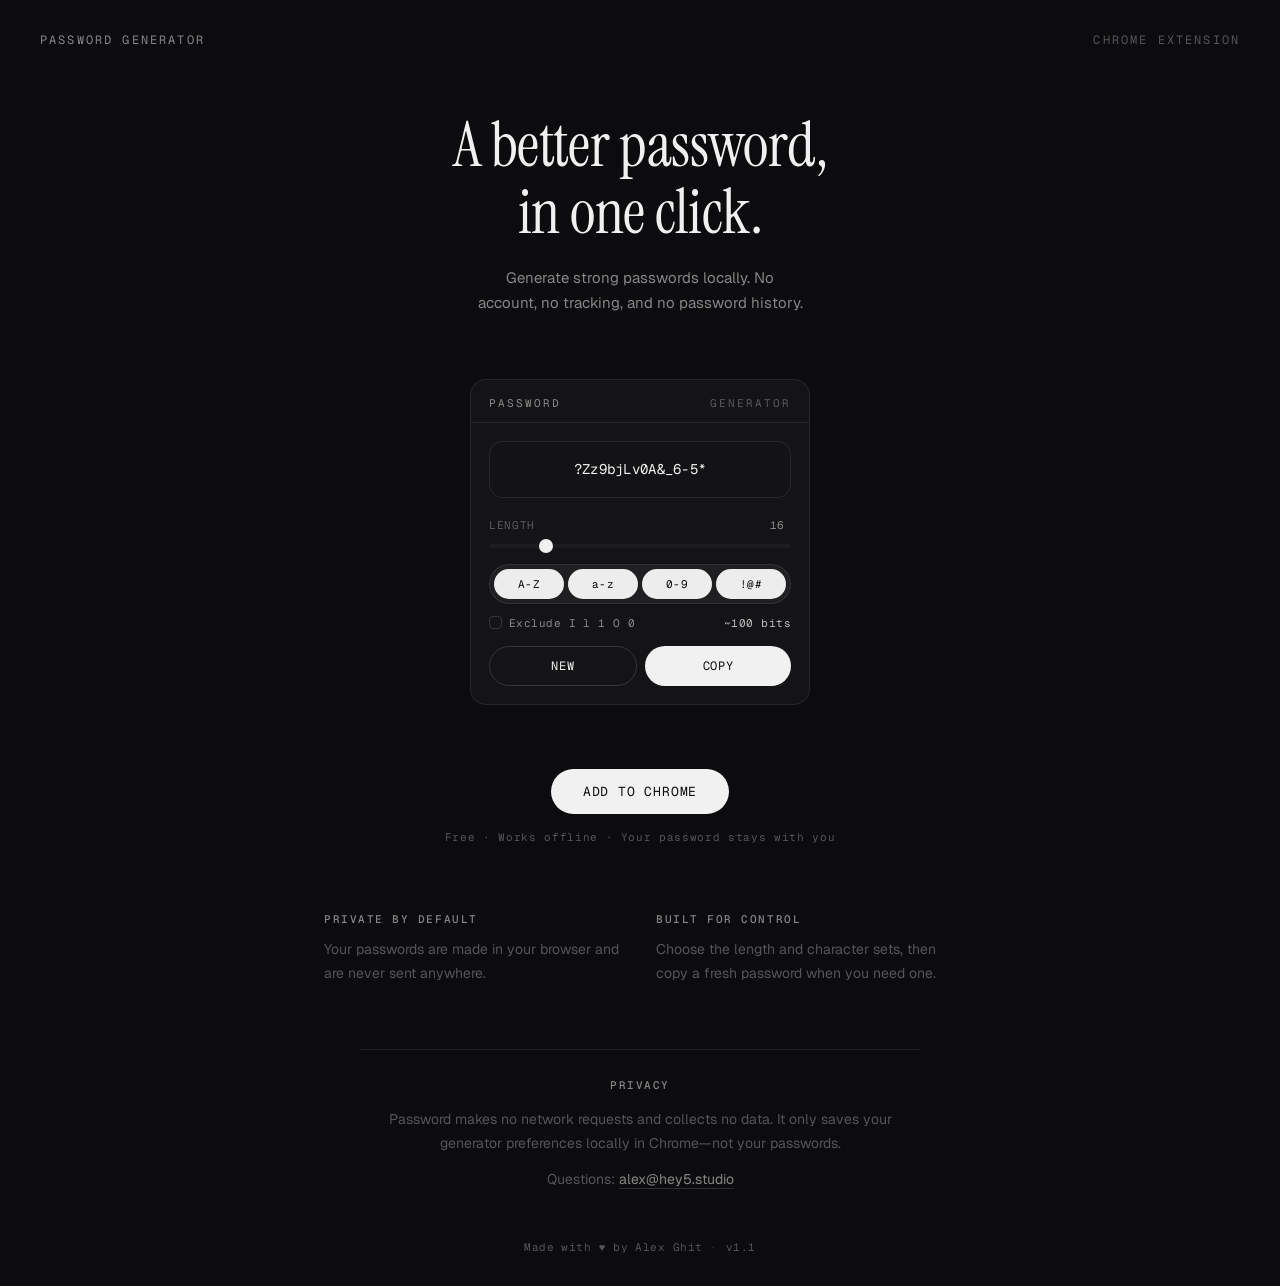
<file: index.html>
<!DOCTYPE html>
<html lang="en">
<head>
  <meta charset="utf-8">
  <meta name="viewport" content="width=device-width, initial-scale=1">
  <title>Password Generator</title>
  <meta name="description" content="A Chrome extension that generates strong passwords. Nothing leaves your machine.">

  <meta property="og:title" content="Password Generator — Chrome extension">
  <meta property="og:description" content="A Chrome extension that generates strong passwords. Nothing leaves your machine.">
  <meta property="og:type" content="website">
  <meta name="twitter:card" content="summary">
  <meta name="theme-color" content="#0c0c0e">
  <link rel="canonical" href="https://passwords.hey5.studio/">
  <meta property="og:url" content="https://passwords.hey5.studio/">
  <meta property="og:image" content="https://passwords.hey5.studio/icon128.png">

  <link rel="icon" type="image/svg+xml" href="data:image/svg+xml,%3Csvg%20xmlns%3D%22http%3A%2F%2Fwww.w3.org%2F2000%2Fsvg%22%20viewBox%3D%220%200%20100%20100%22%3E%3Crect%20width%3D%22100%22%20height%3D%22100%22%20rx%3D%2222%22%20fill%3D%22%230c0c0e%22%2F%3E%3Cpath%20d%3D%22M71.95%2083.17%20C76.66%2080.73%2077.34%2078.36%2077.34%2064.45%20C77.34%2049.77%2076.64%2047.47%2071.39%2044.92%20L68.17%2043.36%20L67.82%2036.33%20C67.18%2023.35%2061.23%2016.85%2050.00%2016.85%20C38.70%2016.86%2032.79%2023.36%2032.18%2036.48%20C31.85%2043.57%2031.82%2043.67%2029.71%2044.14%20C28.53%2044.40%2026.55%2045.67%2025.31%2046.96%20L23.05%2049.32%20L22.80%2062.88%20C22.53%2078.07%2023.00%2080.06%2027.58%2082.84%20C29.88%2084.25%2031.62%2084.37%2049.84%2084.37%20C66.16%2084.37%2070.02%2084.16%2071.95%2083.17%20Z%20M48.10%2072.99%20C47.39%2072.27%2046.88%2070.43%2046.88%2068.56%20C46.88%2066.67%2046.34%2064.77%2045.57%2063.92%20C42.42%2060.43%2045.22%2054.43%2050.00%2054.43%20C54.78%2054.43%2057.58%2060.43%2054.43%2063.92%20C53.66%2064.77%2053.12%2066.67%2053.12%2068.56%20C53.12%2071.55%2051.65%2074.22%2050.00%2074.22%20C49.63%2074.22%2048.78%2073.67%2048.10%2072.99%20Z%20M39.85%2037.70%20C39.85%2033.07%2040.21%2031.05%2041.37%2029.14%20C44.29%2024.36%2050.48%2022.85%2055.24%2025.75%20C58.93%2028.00%2060.16%2031.01%2060.16%2037.85%20L60.16%2043.75%20L50.00%2043.75%20L39.84%2043.75%20L39.85%2037.70%20Z%22%20fill%3D%22%23f4f4f6%22%2F%3E%3C%2Fsvg%3E">

  <link rel="preconnect" href="https://fonts.googleapis.com">
  <link rel="preconnect" href="https://fonts.gstatic.com" crossorigin>
  <link href="https://fonts.googleapis.com/css2?family=Geist:wght@400;500&family=Geist+Mono:wght@400;500&family=Instrument+Serif&display=swap" rel="stylesheet">

  <style>
:root{
  /* surfaces */
  --bg:#0c0c0e;
  --surface:#141416;
  --surface-2:#1c1c1f;
  --line:rgba(255,255,255,.08);
  --line-strong:rgba(255,255,255,.14);
  --field-bg:#131315;

  /* ink */
  --ink:rgba(255,255,255,.94);
  --muted:rgba(255,255,255,.5);
  --faint:rgba(255,255,255,.3);
  --accent:rgba(255,255,255,.30);

  /* type */
  --sans:'Geist',-apple-system,BlinkMacSystemFont,sans-serif;
  --mono:'Geist Mono',ui-monospace,monospace;
  --serif:'Instrument Serif',Georgia,serif;

  /* motion */
  --ease:cubic-bezier(.22,1,.36,1);
  --t:200ms;

  --radius:14px;
}

*,*::before,*::after{margin:0;padding:0;box-sizing:border-box}
html{height:100%;-webkit-text-size-adjust:100%;text-size-adjust:100%}
body{
  min-height:100vh;
  min-height:100svh;
  background:var(--bg);
  color:var(--ink);
  font-family:var(--sans);
  -webkit-font-smoothing:antialiased;
  -webkit-tap-highlight-color:transparent;
}
::selection{background:var(--accent);color:var(--bg)}
button{touch-action:manipulation;-webkit-tap-highlight-color:transparent}

/* ---------- topbar ---------- */
.topbar{
  display:flex;
  justify-content:space-between;
  align-items:center;
  padding:32px 40px;
  font-family:var(--mono);
  font-size:12px;
  letter-spacing:.18em;
  text-transform:uppercase;
  color:var(--muted);
}
.wordmark{
  font:inherit;
  letter-spacing:inherit;
  text-transform:inherit;
  color:var(--muted);
  background:none;
  border:none;
  padding:0;
  cursor:pointer;
  transition:color var(--t);
}
.wordmark:hover{color:rgba(255,255,255,.85)}
.topbar-tag{color:var(--faint)}

/* ---------- primary button (white pill) ---------- */
.btn-primary{
  cursor:pointer;
  font-family:var(--mono);
  font-size:12px;
  letter-spacing:.06em;
  text-transform:uppercase;
  color:var(--bg);
  background:rgba(255,255,255,.94);
  border:none;
  border-radius:999px;
  padding:11px 20px;
  transition:opacity var(--t),transform 140ms var(--ease),background 140ms;
}
.btn-primary:hover{opacity:.85}
.btn-primary:active{transition:none;transform:scale(.94)}
.btn-primary:disabled{opacity:.35;pointer-events:none}

/* ---------- secondary button (outline pill) ---------- */
.btn-ghost{
  cursor:pointer;
  font-family:var(--mono);
  font-size:12px;
  letter-spacing:.06em;
  text-transform:uppercase;
  color:var(--ink);
  background:transparent;
  border:1px solid var(--line-strong);
  border-radius:999px;
  padding:11px 20px;
  transition:border-color var(--t),background var(--t),transform 140ms var(--ease);
}
.btn-ghost:hover{border-color:rgba(255,255,255,.4)}
.btn-ghost:active{transition:none;transform:scale(.94)}
.btn-ghost:disabled{opacity:.35;pointer-events:none}

/* ---------- segmented toggle ---------- */
.segs{
  display:inline-flex;
  gap:4px;
  background:rgba(255,255,255,.05);
  border:1px solid var(--line);
  border-radius:999px;
  padding:4px;
}
.segs button{
  cursor:pointer;
  font-family:var(--mono);
  font-size:11px;
  letter-spacing:.04em;
  white-space:nowrap;
  border:none;
  border-radius:999px;
  padding:8px 14px;
  background:transparent;
  color:var(--muted);
  transition:background 220ms,color 220ms,transform 140ms var(--ease);
}
.segs button:hover{color:rgba(255,255,255,.85)}
.segs button:active{transition:none;transform:scale(.94)}
.segs button[aria-pressed="true"]{background:rgba(255,255,255,.92);color:var(--bg)}

/* ---------- hint / kbd ---------- */
.hint{
  font-family:var(--mono);
  font-size:11px;
  letter-spacing:.06em;
  color:var(--faint);
}
.hint kbd{
  font-family:var(--mono);
  font-size:inherit;
  padding:2px 6px;
  border-radius:5px;
  border:1px solid var(--line-strong);
  background:rgba(255,255,255,.05);
  color:var(--muted);
}

/* ---------- footer ---------- */
.footer{
  flex-shrink:0;
  display:flex;
  flex-wrap:wrap;
  justify-content:center;
  align-items:center;
  gap:8px;
  padding:28px 24px 32px;
  font-family:var(--mono);
  font-size:11px;
  letter-spacing:.04em;
  color:var(--faint);
  text-align:center;
}
.footer a{
  color:var(--muted);
  text-decoration:none;
  border-bottom:1px solid var(--line-strong);
  transition:color var(--t),border-color var(--t);
}
.footer a:hover{color:rgba(255,255,255,.85);border-bottom-color:rgba(255,255,255,.4)}
.footer .dot{opacity:.5}

/* ---------- focus ---------- */
.btn-primary:focus-visible,
.btn-ghost:focus-visible,
.segs button:focus-visible,
.footer a:focus-visible{
  outline:2px solid var(--accent);
  outline-offset:2px;
}

@media (max-width:600px){
  .topbar{padding:24px 20px;font-size:11px}
  .footer{flex-direction:column;gap:14px;padding:24px 20px 30px;line-height:1.5}
  .footer .dot{display:none}
}

@media (prefers-reduced-motion:reduce){
  *{animation:none !important;transition-duration:.01ms !important}
}

/* password — site-specific only */

.app{
  min-height:100svh;
  display:flex;
  flex-direction:column;
}

.stage{
  flex:1;
  width:100%;
  max-width:680px;
  margin:0 auto;
  padding:0 24px;
  display:flex;
  flex-direction:column;
  align-items:center;
  gap:64px;
}

/* ---------- hero ---------- */
.hero{text-align:center;max-width:560px;padding-top:32px}

.display{
  font-family:var(--serif);
  font-weight:400;
  font-size:clamp(38px,7vw,62px);
  line-height:1.08;
  letter-spacing:-.01em;
}

.lede{
  max-width:460px;
  margin-top:20px;
  font-size:15px;
  line-height:1.65;
  color:var(--muted);
  text-wrap:balance;
}

/* ---------- demo popup ---------- */
.demo{display:flex;flex-direction:column;align-items:center;gap:18px}

.popup{
  width:340px;
  background:var(--surface);
  border:1px solid var(--line);
  border-radius:16px;
  overflow:hidden;
}

.popup-bar{
  display:flex;
  justify-content:space-between;
  align-items:center;
  padding:16px 18px 12px;
  font-family:var(--mono);
  font-size:11px;
  letter-spacing:.18em;
  text-transform:uppercase;
  color:var(--muted);
  border-bottom:1px solid var(--line);
}
.popup-tag{color:var(--faint)}

.popup-body{
  padding:18px;
  display:flex;
  flex-direction:column;
  align-items:center;
  gap:16px;
}

.out{
  width:100%;
  background:var(--field-bg);
  border:1px solid var(--line);
  border-radius:var(--radius);
  padding:16px 14px;
}
.pw{
  display:block;
  font-family:var(--mono);
  font-size:14px;
  line-height:1.6;
  letter-spacing:.02em;
  word-break:break-all;
  text-align:center;
  color:var(--ink);
}

.row{
  width:100%;
  display:flex;
  justify-content:space-between;
  align-items:baseline;
  margin-bottom:-8px;
}
.lbl,.len-num{
  font-family:var(--mono);
  font-size:11px;
  letter-spacing:.06em;
  text-transform:uppercase;
}
.lbl{color:var(--faint)}

.len-num{
  width:44px;
  text-align:right;
  color:var(--muted);
  background:transparent;
  border:1px solid transparent;
  border-radius:6px;
  padding:3px 5px;
  transition:border-color var(--t),color var(--t);
}
.len-num:hover{border-color:var(--line)}
.len-num:focus{
  outline:none;
  color:var(--ink);
  border-color:var(--line-strong);
  background:var(--field-bg);
}
.len-num::-webkit-inner-spin-button,
.len-num::-webkit-outer-spin-button{-webkit-appearance:none;margin:0}
.len-num{-moz-appearance:textfield}

.range{
  width:100%;
  height:4px;
  -webkit-appearance:none;
  appearance:none;
  background:var(--surface-2);
  border-radius:999px;
  cursor:pointer;
}
.range::-webkit-slider-thumb{
  -webkit-appearance:none;
  width:14px;height:14px;
  border-radius:50%;
  background:rgba(255,255,255,.94);
  transition:transform 140ms var(--ease);
}
.range::-moz-range-thumb{
  width:14px;height:14px;
  border:none;border-radius:50%;
  background:rgba(255,255,255,.94);
}
.range:active::-webkit-slider-thumb{transform:scale(1.2)}
.range:focus-visible{outline:2px solid var(--accent);outline-offset:4px}

.segs{width:100%;justify-content:space-between}
.segs button{flex:1;padding:8px 0}

.opts{
  width:100%;
  display:flex;
  justify-content:space-between;
  align-items:center;
  gap:10px;
  margin-top:-4px;
}
.opt{
  display:inline-flex;
  align-items:center;
  gap:7px;
  cursor:pointer;
  font-family:var(--mono);
  font-size:11px;
  letter-spacing:.04em;
  color:var(--muted);
  background:none;
  border:none;
  padding:0;
  white-space:nowrap;
  transition:color var(--t);
}
.opt:hover{color:rgba(255,255,255,.85)}
.opt:focus-visible{outline:2px solid var(--accent);outline-offset:3px;border-radius:4px}
.opt[aria-pressed="true"]{color:var(--ink)}

.tick{
  flex:none;
  width:13px;height:13px;
  border:1px solid var(--line-strong);
  border-radius:4px;
  transition:background var(--t),border-color var(--t);
}
.opt[aria-pressed="true"] .tick{
  background:rgba(255,255,255,.92);
  border-color:rgba(255,255,255,.92);
}
.opt[aria-pressed="true"] .tick::after{
  content:"";
  display:block;
  width:3px;height:6px;
  margin:1px auto 0;
  border:solid var(--bg);
  border-width:0 1.5px 1.5px 0;
  transform:rotate(45deg);
}

.ent{
  font-family:var(--mono);
  font-size:11px;
  letter-spacing:.04em;
  color:var(--faint);
  white-space:nowrap;
  transition:color var(--t);
}
.ent[data-level="weak"]{color:rgba(255,255,255,.34)}
.ent[data-level="fair"]{color:var(--faint)}
.ent[data-level="strong"]{color:var(--muted)}
.ent[data-level="very"]{color:rgba(255,255,255,.72)}

.actions{display:flex;gap:8px;width:100%}
.actions button{flex:1}


/* ---------- install ---------- */
.install{
  display:flex;
  flex-direction:column;
  align-items:center;
  gap:16px;
}
.install-btn{
  display:inline-block;
  text-decoration:none;
  padding:14px 32px;
  font-size:13px;
}
.install .hint a{
  color:var(--muted);
  text-decoration:none;
  border-bottom:1px solid var(--line-strong);
  transition:color var(--t),border-color var(--t);
}
.install .hint a:hover{color:rgba(255,255,255,.85);border-bottom-color:rgba(255,255,255,.4)}

/* ---------- trust notes ---------- */
.trust{
  width:100%;
  display:grid;
  grid-template-columns:repeat(2,minmax(0,1fr));
  gap:32px;
  padding-top:4px;
}
.note h2{
  font-family:var(--mono);
  font-size:11px;
  font-weight:500;
  letter-spacing:.14em;
  text-transform:uppercase;
  color:var(--muted);
  margin-bottom:12px;
}
.note p{
  font-size:14px;
  line-height:1.7;
  color:var(--faint);
}
/* ---------- privacy ---------- */
.privacy{
  width:100%;
  max-width:560px;
  padding:28px 0 8px;
  border-top:1px solid var(--line);
  text-align:center;
}
.privacy h2{
  font-family:var(--mono);
  font-size:11px;
  font-weight:500;
  letter-spacing:.14em;
  text-transform:uppercase;
  color:var(--muted);
  margin-bottom:16px;
}
.privacy p{
  font-size:14px;
  line-height:1.7;
  color:var(--faint);
  margin-bottom:12px;
}
.privacy-contact a{
  color:var(--muted);
  text-decoration:none;
  border-bottom:1px solid var(--line-strong);
  transition:color var(--t),border-color var(--t);
}
.privacy-contact a:hover{color:rgba(255,255,255,.85);border-bottom-color:rgba(255,255,255,.4)}

@media (max-width:600px){
  .stage{gap:52px;padding:0 20px}
  .hero{padding-top:16px}
  .popup{width:100%;max-width:340px}
  .trust{grid-template-columns:1fr;gap:28px;text-align:center}
}

@media (max-width:380px){
  .topbar{gap:12px;padding-inline:16px}
  .topbar-tag{display:none}
  .stage{padding-inline:16px}
  .popup-body{padding:16px}
}
  </style>
</head>
<body>
  <div class="app">

    <header class="topbar">
      <button class="wordmark" id="wordmark" type="button">Password Generator</button>
      <span class="topbar-tag">chrome extension</span>
    </header>

    <main class="stage">

      <section class="hero">
        <h1 class="display">A better password,<br>in one click.</h1>
        <p class="lede">Generate strong passwords locally. No account, no tracking, and no password history.</p>
      </section>

      <section class="demo" aria-label="Live demo">
        <div class="popup">
          <div class="popup-bar">
            <span>Password</span>
            <span class="popup-tag">generator</span>
          </div>

          <div class="popup-body">
            <div class="out">
              <output id="pw" class="pw" aria-live="polite" aria-atomic="true">&nbsp;</output>
            </div>

            <div class="row">
              <label class="lbl" for="lenNum">Length</label>
              <input class="len-num" id="lenNum" type="number" min="6" max="64" value="16" aria-label="Password length">
            </div>
            <input class="range" id="len" type="range" min="6" max="64" value="16" aria-label="Password length slider">

            <div class="segs" role="group" aria-label="Character sets">
              <button type="button" id="tUpper" aria-pressed="true">A-Z</button>
              <button type="button" id="tLower" aria-pressed="true">a-z</button>
              <button type="button" id="tNum" aria-pressed="true">0-9</button>
              <button type="button" id="tSym" aria-pressed="true">!@#</button>
            </div>

            <div class="opts">
              <button class="opt" type="button" id="tAmb" aria-pressed="false">
                <span class="tick" aria-hidden="true"></span>Exclude I l 1 O 0
              </button>
              <span class="ent" id="ent"></span>
            </div>

            <div class="actions">
              <button class="btn-ghost" id="regen" type="button">New</button>
              <button class="btn-primary" id="copy" type="button">Copy</button>
            </div>
          </div>
        </div>

      </section>

      <section class="install" id="install">
        <a class="btn-primary install-btn" href="https://chromewebstore.google.com/detail/password-generator/ooiofcecgpidfaeigfannfcdgocjnehm" id="install-link" target="_blank" rel="noopener">Add to Chrome</a>
        <p class="hint">Free · Works offline · Your password stays with you</p>
      </section>

      <section class="trust" aria-label="Why use Password">
        <div class="note">
          <h2>Private by default</h2>
          <p>Your passwords are made in your browser and are never sent anywhere.</p>
        </div>
        <div class="note">
          <h2>Built for control</h2>
          <p>Choose the length and character sets, then copy a fresh password when you need one.</p>
        </div>
      </section>

      <section class="privacy" id="privacy">
        <h2>Privacy</h2>
        <p>Password makes no network requests and collects no data. It only saves your generator preferences locally in Chrome—not your passwords.</p>
        <p class="privacy-contact">Questions: <a href="mailto:alex@hey5.studio">alex@hey5.studio</a></p>
      </section>

    </main>

    <footer class="footer">
      <span>Made with ♥ by Alex Ghit</span>
      <span class="dot">·</span>
      <span>v1.1</span>
    </footer>

  </div>

  <script>
const SETS = {
  tUpper: 'ABCDEFGHIJKLMNOPQRSTUVWXYZ',
  tLower: 'abcdefghijklmnopqrstuvwxyz',
  tNum:   '0123456789',
  tSym:   '!@#$%^&*-_=+?'
};

const AMBIGUOUS = 'Il1O0';

// unbiased pick via rejection sampling
function pick(str){
  const max = Math.floor(256 / str.length) * str.length;
  const buf = new Uint8Array(1);
  let v;
  do { crypto.getRandomValues(buf); v = buf[0]; } while (v >= max);
  return str[v % str.length];
}

function setChars(id, noAmbiguous){
  const s = SETS[id];
  if (!noAmbiguous) return s;
  return [...s].filter(c => !AMBIGUOUS.includes(c)).join('');
}

function makePassword(len, setIds, noAmbiguous){
  // filter first — otherwise the one-per-set guarantee could force an excluded char
  const sets = setIds.map(id => setChars(id, noAmbiguous)).filter(s => s.length);
  if (!sets.length) return '';
  const pool = sets.join('');
  let chars = sets.map(s => pick(s)).slice(0, len);
  while (chars.length < len) chars.push(pick(pool));
  for (let i = chars.length - 1; i > 0; i--){
    const j = crypto.getRandomValues(new Uint32Array(1))[0] % (i + 1);
    [chars[i], chars[j]] = [chars[j], chars[i]];
  }
  return chars.join('');
}

const pwEl = document.getElementById('pw');
const lenEl = document.getElementById('len');
const lenNum = document.getElementById('lenNum');
const ambEl = document.getElementById('tAmb');
const entEl = document.getElementById('ent');
const copyBtn = document.getElementById('copy');
const MIN = 6, MAX = 64;
const toggles = Object.keys(SETS).map(id => document.getElementById(id));

const on = b => b.getAttribute('aria-pressed') === 'true';

function generate(){
  const active = toggles.filter(on);
  if (!active.length){ pwEl.textContent = '—'; entEl.textContent = ''; return; }
  const noAmb = on(ambEl);
  pwEl.textContent = makePassword(+lenEl.value, active.map(b => b.id), noAmb);
  showEntropy(active, noAmb);
}

function showEntropy(active, noAmb){
  const pool = active.map(b => setChars(b.id, noAmb)).join('').length;
  const bits = Math.round(+lenEl.value * Math.log2(pool));
  entEl.textContent = '~' + bits + ' bits';
  entEl.dataset.level = level(bits);
}

function level(b){
  if (b < 45) return 'weak';
  if (b < 65) return 'fair';
  if (b < 90) return 'strong';
  return 'very';
}


lenEl.addEventListener('input', () => {
  lenNum.value = lenEl.value;
  generate();
});

lenNum.addEventListener('input', () => {
  const v = +lenNum.value;
  if (!Number.isInteger(v) || v < MIN || v > MAX) return;
  lenEl.value = v;
  generate();
});

lenNum.addEventListener('blur', () => {
  let v = Math.round(+lenNum.value);
  if (!Number.isFinite(v)) v = +lenEl.value;
  v = Math.min(MAX, Math.max(MIN, v));
  lenNum.value = v;
  lenEl.value = v;
  generate();
});

lenNum.addEventListener('keydown', e => {
  if (e.key === 'Enter') lenNum.blur();
});

toggles.forEach(b => b.addEventListener('click', () => {
  if (on(b) && toggles.filter(on).length === 1) return;
  b.setAttribute('aria-pressed', on(b) ? 'false' : 'true');
  generate();
}));

ambEl.addEventListener('click', () => {
  ambEl.setAttribute('aria-pressed', on(ambEl) ? 'false' : 'true');
  generate();
});

document.getElementById('regen').addEventListener('click', generate);

document.getElementById('wordmark').addEventListener('click', () => {
  lenEl.value = 16;
  lenNum.value = 16;
  toggles.forEach(b => b.setAttribute('aria-pressed', 'true'));
  ambEl.setAttribute('aria-pressed', 'false');
  generate();
});

// execCommand fallback — works where the async API is blocked (sandboxed iframes)
function legacyCopy(text){
  const ta = document.createElement('textarea');
  ta.value = text;
  ta.setAttribute('readonly', '');
  ta.style.cssText = 'position:fixed;top:-100px;opacity:0';
  document.body.appendChild(ta);
  ta.select();
  let ok = false;
  try { ok = document.execCommand('copy'); } catch (e) {}
  ta.remove();
  return ok;
}

copyBtn.addEventListener('click', async () => {
  const text = pwEl.textContent;
  if (!text || text === '—') return;

  let ok = false;
  try {
    await navigator.clipboard.writeText(text);
    ok = true;
  } catch (e) {
    ok = legacyCopy(text);
  }

  copyBtn.textContent = ok ? 'Copied' : 'Failed';
  setTimeout(() => { copyBtn.textContent = 'Copy'; }, 1400);
});

generate();
  </script>
</body>
</html>
</file>
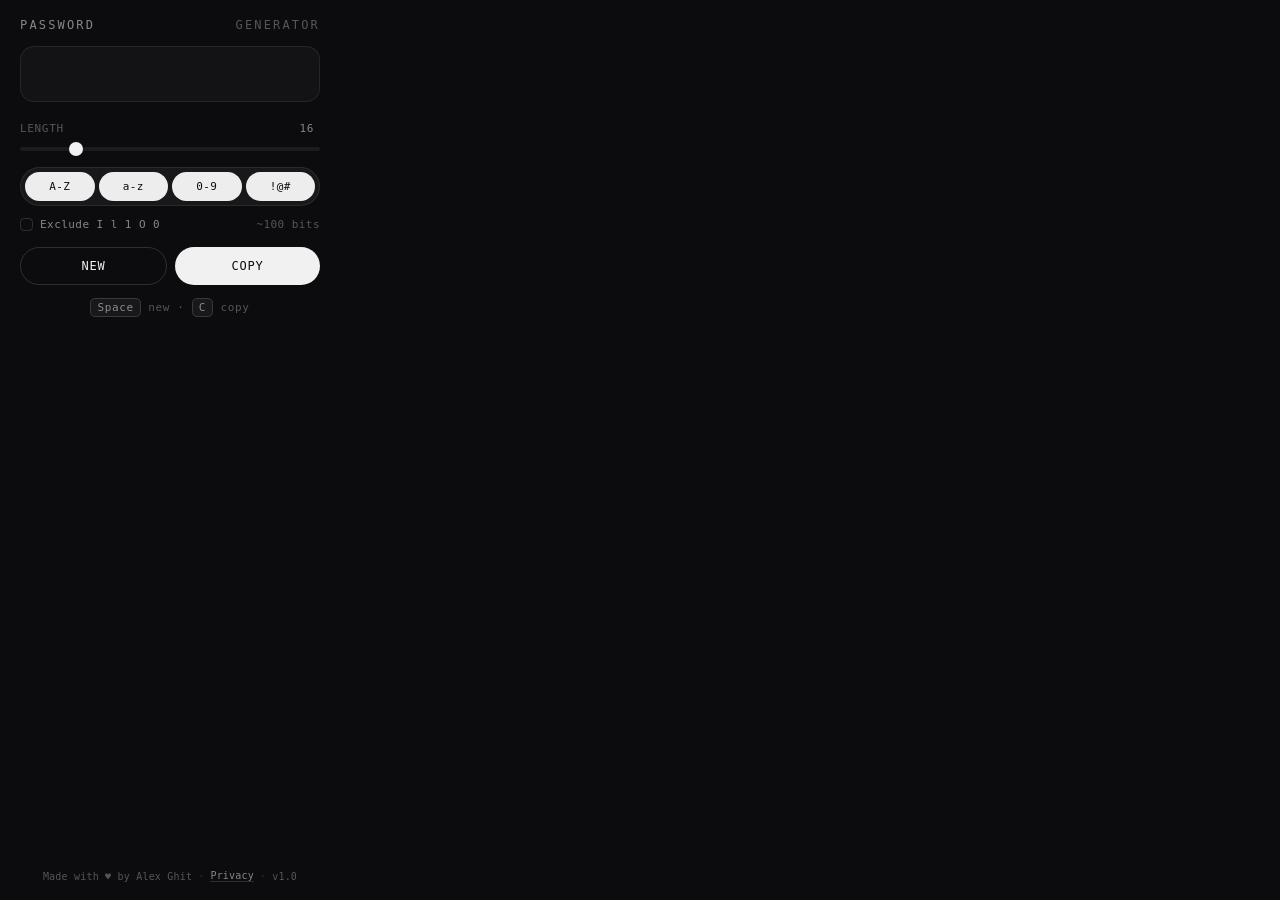
<file: extension/popup.html>
<!DOCTYPE html>
<html lang="en">
<head>
  <meta charset="utf-8">
  <title>Password</title>
  <meta name="description" content="Generate strong passwords locally.">
  <link rel="stylesheet" href="style.css">
</head>
<body>

  <header class="topbar">
    <button class="wordmark" id="wordmark" type="button">Password</button>
    <span class="topbar-tag">generator</span>
  </header>

  <main class="stage">
    <div class="out">
      <output id="pw" class="pw" aria-live="polite" aria-atomic="true">&nbsp;</output>
    </div>

    <div class="row">
      <label class="lbl" for="lenNum">Length</label>
      <input class="len-num" id="lenNum" type="number" min="6" max="64" value="16" aria-label="Password length">
    </div>
    <input class="range" id="len" type="range" min="6" max="64" value="16" aria-label="Password length slider">

    <div class="segs" role="group" aria-label="Character sets">
      <button type="button" id="tUpper" aria-pressed="true">A-Z</button>
      <button type="button" id="tLower" aria-pressed="true">a-z</button>
      <button type="button" id="tNum" aria-pressed="true">0-9</button>
      <button type="button" id="tSym" aria-pressed="true">!@#</button>
    </div>

    <div class="opts">
      <button class="opt" type="button" id="tAmb" aria-pressed="false">
        <span class="tick" aria-hidden="true"></span>Exclude I l 1 O 0
      </button>
      <span class="ent" id="ent">~100 bits</span>
    </div>

    <div class="actions">
      <button class="btn-ghost" id="regen" type="button">New</button>
      <button class="btn-primary" id="copy" type="button">Copy</button>
    </div>

    <p class="hint"><kbd>Space</kbd> new · <kbd>C</kbd> copy</p>
  </main>

  <footer class="footer">
    <span>Made with ♥ by Alex Ghit</span>
    <span class="dot">·</span>
    <a href="https://passwords.hey5.studio" target="_blank" rel="noopener">Privacy</a>
    <span class="dot">·</span>
    <span>v1.0</span>
  </footer>

  <script src="generator.js"></script>
  <script src="popup.js"></script>
</body>
</html>
</file>
<file: extension/style.css>
:root{
  /* surfaces */
  --bg:#0c0c0e;
  --surface:#141416;
  --surface-2:#1c1c1f;
  --line:rgba(255,255,255,.08);
  --line-strong:rgba(255,255,255,.14);
  --field-bg:#131315;

  /* ink */
  --ink:rgba(255,255,255,.94);
  --muted:rgba(255,255,255,.5);
  --faint:rgba(255,255,255,.3);
  --accent:rgba(255,255,255,.30);

  /* type */
  --sans:'Geist',-apple-system,BlinkMacSystemFont,sans-serif;
  --mono:'Geist Mono',ui-monospace,monospace;
  --serif:'Instrument Serif',Georgia,serif;

  /* motion */
  --ease:cubic-bezier(.22,1,.36,1);
  --t:200ms;

  --radius:14px;
}

*,*::before,*::after{margin:0;padding:0;box-sizing:border-box}
html{height:100%;-webkit-text-size-adjust:100%;text-size-adjust:100%}
body{
  min-height:100vh;
  min-height:100svh;
  background:var(--bg);
  color:var(--ink);
  font-family:var(--sans);
  -webkit-font-smoothing:antialiased;
  -webkit-tap-highlight-color:transparent;
}
::selection{background:var(--accent);color:var(--bg)}
button{touch-action:manipulation;-webkit-tap-highlight-color:transparent}

/* ---------- topbar ---------- */
.topbar{
  display:flex;
  justify-content:space-between;
  align-items:center;
  padding:32px 40px;
  font-family:var(--mono);
  font-size:12px;
  letter-spacing:.18em;
  text-transform:uppercase;
  color:var(--muted);
}
.wordmark{
  font:inherit;
  letter-spacing:inherit;
  text-transform:inherit;
  color:var(--muted);
  background:none;
  border:none;
  padding:0;
  cursor:pointer;
  transition:color var(--t);
}
.wordmark:hover{color:rgba(255,255,255,.85)}
.topbar-tag{color:var(--faint)}

/* ---------- primary button (white pill) ---------- */
.btn-primary{
  cursor:pointer;
  font-family:var(--mono);
  font-size:12px;
  letter-spacing:.06em;
  text-transform:uppercase;
  color:var(--bg);
  background:rgba(255,255,255,.94);
  border:none;
  border-radius:999px;
  padding:11px 20px;
  transition:opacity var(--t),transform 140ms var(--ease),background 140ms;
}
.btn-primary:hover{opacity:.85}
.btn-primary:active{transition:none;transform:scale(.94)}
.btn-primary:disabled{opacity:.35;pointer-events:none}

/* ---------- secondary button (outline pill) ---------- */
.btn-ghost{
  cursor:pointer;
  font-family:var(--mono);
  font-size:12px;
  letter-spacing:.06em;
  text-transform:uppercase;
  color:var(--ink);
  background:transparent;
  border:1px solid var(--line-strong);
  border-radius:999px;
  padding:11px 20px;
  transition:border-color var(--t),background var(--t),transform 140ms var(--ease);
}
.btn-ghost:hover{border-color:rgba(255,255,255,.4)}
.btn-ghost:active{transition:none;transform:scale(.94)}
.btn-ghost:disabled{opacity:.35;pointer-events:none}

/* ---------- segmented toggle ---------- */
.segs{
  display:inline-flex;
  gap:4px;
  background:rgba(255,255,255,.05);
  border:1px solid var(--line);
  border-radius:999px;
  padding:4px;
}
.segs button{
  cursor:pointer;
  font-family:var(--mono);
  font-size:11px;
  letter-spacing:.04em;
  white-space:nowrap;
  border:none;
  border-radius:999px;
  padding:8px 14px;
  background:transparent;
  color:var(--muted);
  transition:background 220ms,color 220ms,transform 140ms var(--ease);
}
.segs button:hover{color:rgba(255,255,255,.85)}
.segs button:active{transition:none;transform:scale(.94)}
.segs button[aria-pressed="true"]{background:rgba(255,255,255,.92);color:var(--bg)}

/* ---------- hint / kbd ---------- */
.hint{
  font-family:var(--mono);
  font-size:11px;
  letter-spacing:.06em;
  color:var(--faint);
}
.hint kbd{
  font-family:var(--mono);
  font-size:inherit;
  padding:2px 6px;
  border-radius:5px;
  border:1px solid var(--line-strong);
  background:rgba(255,255,255,.05);
  color:var(--muted);
}

/* ---------- footer ---------- */
.footer{
  flex-shrink:0;
  display:flex;
  flex-wrap:wrap;
  justify-content:center;
  align-items:center;
  gap:8px;
  padding:28px 24px 32px;
  font-family:var(--mono);
  font-size:11px;
  letter-spacing:.04em;
  color:var(--faint);
  text-align:center;
}
.footer a{
  color:var(--muted);
  text-decoration:none;
  border-bottom:1px solid var(--line-strong);
  transition:color var(--t),border-color var(--t);
}
.footer a:hover{color:rgba(255,255,255,.85);border-bottom-color:rgba(255,255,255,.4)}
.footer .dot{opacity:.5}

/* ---------- focus ---------- */
.btn-primary:focus-visible,
.btn-ghost:focus-visible,
.segs button:focus-visible,
.footer a:focus-visible{
  outline:2px solid var(--accent);
  outline-offset:2px;
}

@media (max-width:600px){
  .topbar{padding:24px 20px;font-size:11px}
  .footer{flex-direction:column;gap:14px;padding:24px 20px 30px;line-height:1.5}
  .footer .dot{display:none}
}

@media (prefers-reduced-motion:reduce){
  *{animation:none !important;transition-duration:.01ms !important}
}

/* password generator — tool-specific only */

body{
  width:340px;
  display:flex;
  flex-direction:column;
  /* fonts are remote in the web tools; extensions block those, so fall back */
  --sans:-apple-system,BlinkMacSystemFont,'Segoe UI',sans-serif;
  --mono:ui-monospace,SFMono-Regular,Menlo,monospace;
}

.topbar{padding:18px 20px 14px}
/* base.css stacks the footer under 600px (a mobile rule for the site).
   The popup is always 340px, so force it back to a single row. */
.footer{
  padding:16px 20px 18px;
  flex-direction:row;
  flex-wrap:nowrap;
  gap:6px;
  line-height:1;
  font-size:10px;
  letter-spacing:.02em;
  white-space:nowrap;
}
.footer .dot{display:inline}

.stage{
  flex:1;
  padding:0 20px 4px;
  display:flex;
  flex-direction:column;
  align-items:center;
  gap:16px;
}

.out{
  width:100%;
  background:var(--field-bg);
  border:1px solid var(--line);
  border-radius:var(--radius);
  padding:16px 14px;
}
.pw{
  display:block;
  font-family:var(--mono);
  font-size:14px;
  line-height:1.6;
  letter-spacing:.02em;
  word-break:break-all;
  text-align:center;
  color:var(--ink);
}

.row{
  width:100%;
  display:flex;
  justify-content:space-between;
  align-items:baseline;
  margin-bottom:-8px;
}
.lbl,.len-num{
  font-family:var(--mono);
  font-size:11px;
  letter-spacing:.06em;
  text-transform:uppercase;
}
.lbl{color:var(--faint)}

.len-num{
  width:44px;
  text-align:right;
  color:var(--muted);
  background:transparent;
  border:1px solid transparent;
  border-radius:6px;
  padding:3px 5px;
  transition:border-color var(--t),color var(--t);
}
.len-num:hover{border-color:var(--line)}
.len-num:focus{
  outline:none;
  color:var(--ink);
  border-color:var(--line-strong);
  background:var(--field-bg);
}
/* hide spinners — the slider is the stepper */
.len-num::-webkit-inner-spin-button,
.len-num::-webkit-outer-spin-button{appearance:none;margin:0}
.len-num{-moz-appearance:textfield}

.range{
  width:100%;
  height:4px;
  appearance:none;
  background:var(--surface-2);
  border-radius:999px;
  cursor:pointer;
}
.range::-webkit-slider-thumb{
  appearance:none;
  width:14px;
  height:14px;
  border-radius:50%;
  background:rgba(255,255,255,.94);
  transition:transform 140ms var(--ease);
}
.range:active::-webkit-slider-thumb{transform:scale(1.2)}
.range:focus-visible{outline:2px solid var(--accent);outline-offset:4px}

.segs{width:100%;justify-content:space-between}
.segs button{flex:1;padding:8px 0}

.actions{display:flex;gap:8px;width:100%}
.actions button{flex:1}

.opts{
  width:100%;
  display:flex;
  justify-content:space-between;
  align-items:center;
  gap:10px;
  margin-top:-4px;
}

.opt{
  display:inline-flex;
  align-items:center;
  gap:7px;
  cursor:pointer;
  font-family:var(--mono);
  font-size:11px;
  letter-spacing:.04em;
  color:var(--muted);
  background:none;
  border:none;
  padding:0;
  white-space:nowrap;
  transition:color var(--t);
}
.opt:hover{color:rgba(255,255,255,.85)}
.opt:focus-visible{outline:2px solid var(--accent);outline-offset:3px;border-radius:4px}

.tick{
  flex:none;
  width:13px;
  height:13px;
  border:1px solid var(--line-strong);
  border-radius:4px;
  transition:background var(--t),border-color var(--t);
}
.opt[aria-pressed="true"] .tick{
  background:rgba(255,255,255,.92);
  border-color:rgba(255,255,255,.92);
}
.opt[aria-pressed="true"] .tick::after{
  content:"";
  display:block;
  width:3px;
  height:6px;
  margin:1px auto 0;
  border:solid var(--bg);
  border-width:0 1.5px 1.5px 0;
  transform:rotate(45deg);
}
.opt[aria-pressed="true"]{color:var(--ink)}

.ent{
  font-family:var(--mono);
  font-size:11px;
  letter-spacing:.04em;
  color:var(--faint);
  white-space:nowrap;
  transition:color var(--t);
}
/* mono system — weight via brightness, not hue */
.ent[data-level="weak"]{color:rgba(255,255,255,.34)}
.ent[data-level="fair"]{color:var(--faint)}
.ent[data-level="strong"]{color:var(--muted)}
.ent[data-level="very"]{color:rgba(255,255,255,.72)}
</file>
